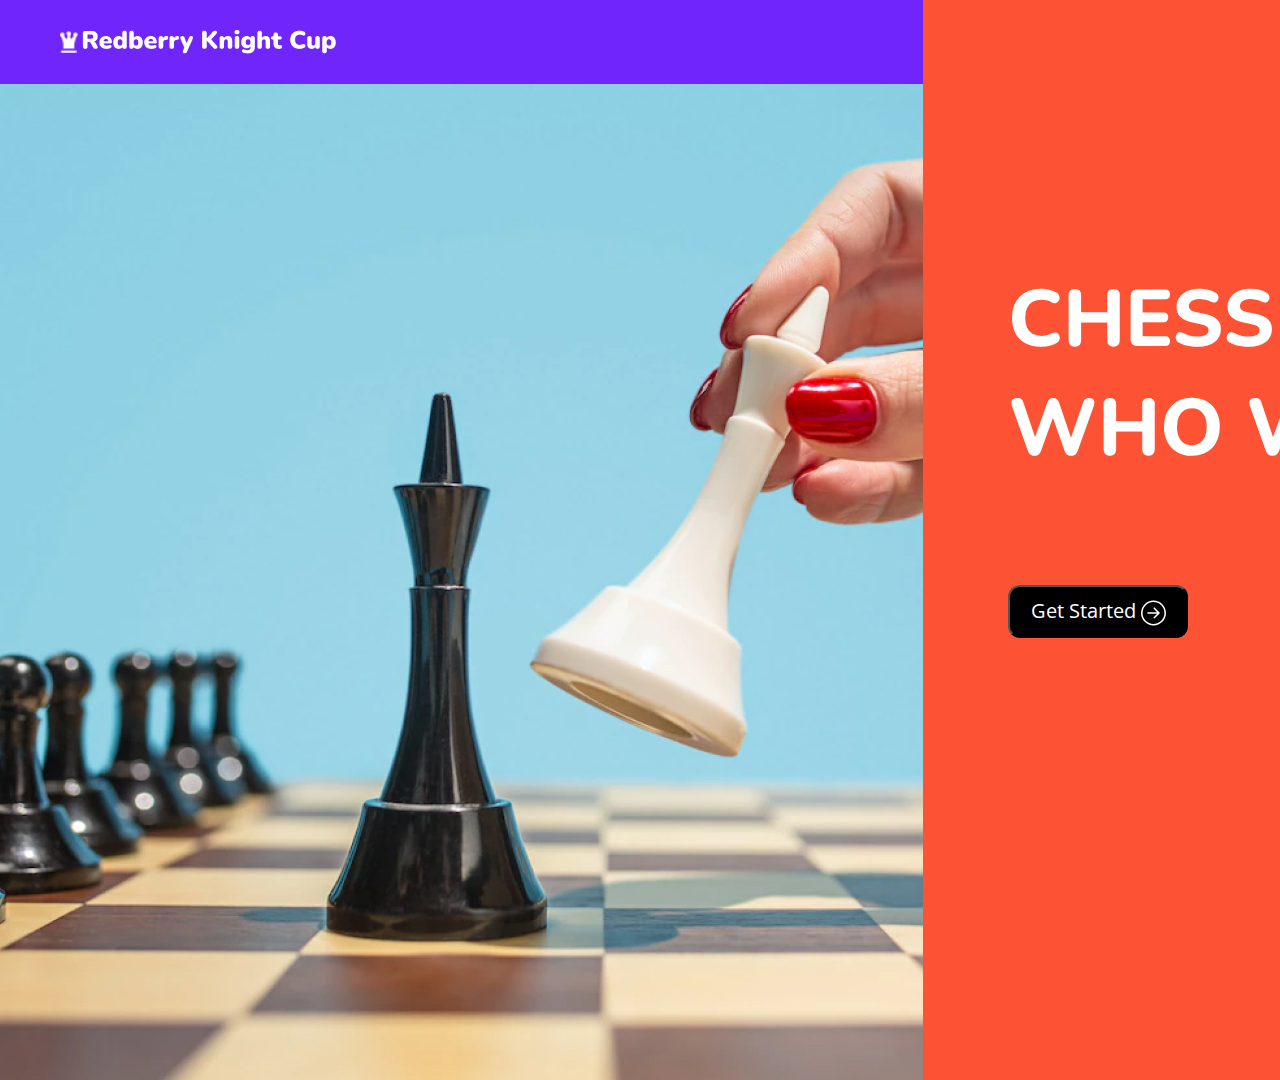
<file: index.html>
<!DOCTYPE html>
<html lang="en">
<head>
    <meta charset="UTF-8">
    <meta http-equiv="X-UA-Compatible" content="IE=edge">
    <meta name="viewport" content="width=device-width, initial-scale=1.0">
    <link rel="stylesheet" href="css/reset.css">
    <link rel="stylesheet" href="css/utilitiesAndJS-Styles.css">
    <link rel="stylesheet" href="css/index.css">
    <link href="https://fonts.googleapis.com/css2?family=Nunito:wght@700&display=swap" rel="stylesheet">
    <link href="https://fonts.googleapis.com/css2?family=Open+Sans&display=swap" rel="stylesheet">
    <title>Laravel / Vue Bootcamp</title>
</head>
<body class="flex">
    <header >
        <div>
            <div class="purpleBlock">
                <img class="crown" src="images/crown.png" alt="crown">
                <img class="crownText" src="images/Redberry Knight Cup.png" alt="text">
            </div>
            <img class="headerPhoto" src="images/indexPagePhoto.jpg" alt="chess">
        </div>
    </header>
    <section>
        <div class="orangeBlock">
            <h1 class="mainText nunito">chess says <span class="littleBlack nunito">a lot about</span><br>who we are</h1>
            <button onclick="location.href ='pages/personalInfo.html'" class="startButton btn openSans">Get Started <img class="arrow" src="images/1Vector.svg" alt="arrow"></button>
        </div>
    </section>
</body>
</html>
</file>
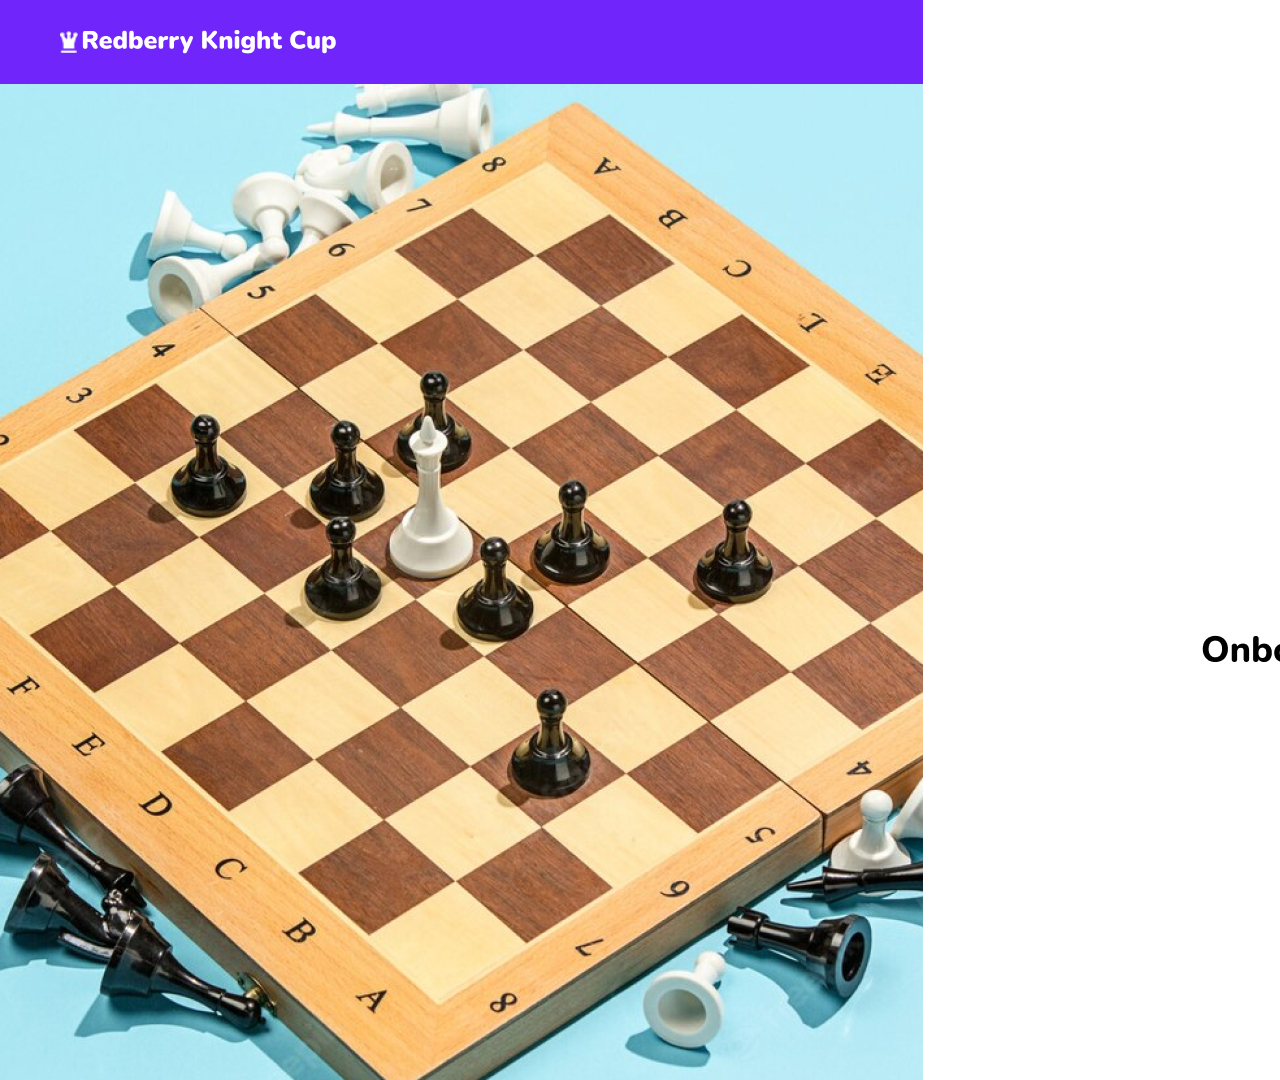
<file: pages/endPage.html>
<!DOCTYPE html>
<html lang="en">
<head>
    <meta charset="UTF-8">
    <meta http-equiv="X-UA-Compatible" content="IE=edge">
    <meta name="viewport" content="width=device-width, initial-scale=1.0">
    <link rel="stylesheet" href="/css/reset.css">
    <link rel="stylesheet" href="/css/index.css">
    <link href="https://fonts.googleapis.com/css2?family=Nunito:wght@700&display=swap" rel="stylesheet">
    <link href="https://fonts.googleapis.com/css2?family=Open+Sans&display=swap" rel="stylesheet">
    <title>Laravel / Vue Bootcamp</title>
</head>
<body class="flex">
    <header >
        <div>
            <div class="purpleBlock">
                <img class="crown" src="/images/Vector.png" alt="crown">
                <img class="crownText" src="/images/Redberry Knight Cup.png" alt="text">
            </div>
            <img class="headerPhoto" src="/images/4.jpg" alt="chess">
        </div>
    </header>
    <section>
        <img class="completed" src="/images/Onboarding completed!.png" alt="completed" style="position: absolute;
        left: 1201px;
        top: 416px;">
    </section>
</body>
</html>
</file>
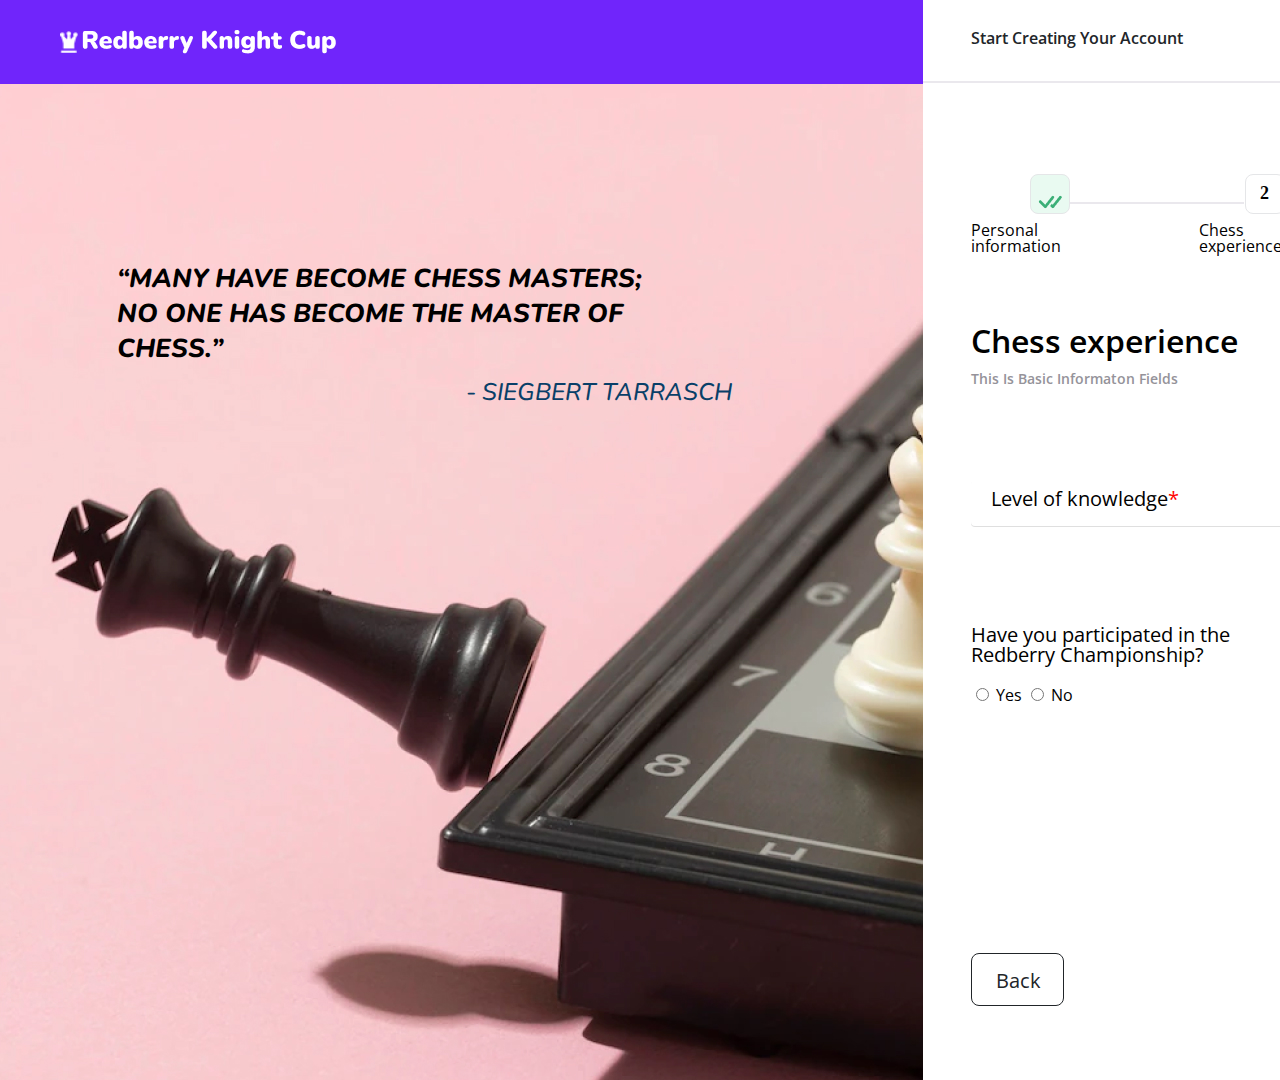
<file: pages/experienceInfo.html>
<!DOCTYPE html>
<html lang="en">
<head>
    <meta charset="UTF-8">
    <meta http-equiv="X-UA-Compatible" content="IE=edge">
    <meta name="viewport" content="width=device-width, initial-scale=1.0">
    <link rel="stylesheet" href="/css/reset.css">
    <link rel="stylesheet" href="/css/twoBlock.css">
    <link rel="stylesheet" href="/css/index.css">
    <link rel="stylesheet" href="/css/experienceForm.css">
    <link rel="stylesheet" href="/css/utilitiesAndJS-Styles.css">
    <link href="https://fonts.googleapis.com/css2?family=Nunito:wght@500;800&family=Open+Sans:wght@400;600&display=swap" rel="stylesheet">
    <title>Laravel / Vue Bootcamp</title>
</head>
<body class="flex">
    <header>
        <div>
            <div class="purpleBlock">
                <img class="crown" src="/images/crown.png" alt="crown">
                <img class="crownText" src="/images/Redberry Knight Cup.png" alt="text">
            </div>
            <img class="headerPhoto" src="/images/experienceFormPhoto.jpg" alt="chess">
            <p class="secondHeaderTextBlack nunito">“Many have become chess masters; 
              <br>  no one has become the master of chess.”</p>
            <p class="headerTextWhite nunito">- Siegbert Tarrasch</p>
        </div>
    </header>
    <section class="flex rightContent">
        <p class="startingP openSans">Start Creating Your Account</p>
        <div class="grayLine"></div>
        <div class="flex twoBlocks">
            <div class="flex column">
                <div class="firstBlock success" id="firstBlock"></div>
                <img id="doubleCheck" class="active" src="/images/DoubleCheck.png" alt="check">
                <p class="firstBlockP openSans">Personal information</p>
            </div>
            <div class="blockLine"></div>
            <div class="flex column">
                <div class="secondBlock">2</div>
                <p class="secondBlockP openSans">Chess experience</p>
            </div>
        </div>
        <h2 class="formH2 openSans">Chess experience</h2>
        <p class="formP openSans">This Is Basic Informaton Fields</p>
        <form class="flex secondForm" id="secondForm" action="submit">
            <div class="flex">
                <div class="selectMenu openSans" id="level">
                    <div class="selectBtn flex openSans">
                        <span class="selectBtnText">Level of knowledge<span class="red">*</span></span>
                        <img class="arrowDown rotate" src="/images/arrow down.png" alt="arrow">
                    </div>
                    <ul class="options openSans">
                        <li class="option">beginner</li>
                        <li class="option">normal</li>
                        <li class="option">professional</li>
                    </ul>
                </div>
                <div class="secondSelectMenu openSans" id="level">
                    <div class="secondSelectBtn flex openSans">
                        <span class="secondSelectBtnText">Choose your character<span class="red">*</span></span>
                        <img class="secondArrowDown rotate" src="/images/arrow down.png" alt="arrow">
                    </div>
                    <ul class="secondOptions openSans">
                        <p class="total openSans"></p>
                    </ul>
                </div>
            </div>
            <div class="radios">
                <p class="openSans radioP">Have you participated in the Redberry Championship?</p>
                <input class="radio" type="radio" name="yes/no" id="yes" required >
                <label  for="yes">Yes</label>
                <input class="radio" type="radio" name="yes/no" id="no" required>
                <label for="no">No</label>
            </div>
            <button id="secondNextBtn" class="nextBtn btn openSans" type="submit" >Next <img class="nextBtnArrow" src="/images/1Vector.svg" alt="arrow"></button>
        </form>
        <button class="backBtn btn openSans" onclick="location.href ='personalInfo.html'">Back</button>
    </section>
<script src="/scripts/experienceForm.js"></script>
</body>
</html>
</file>
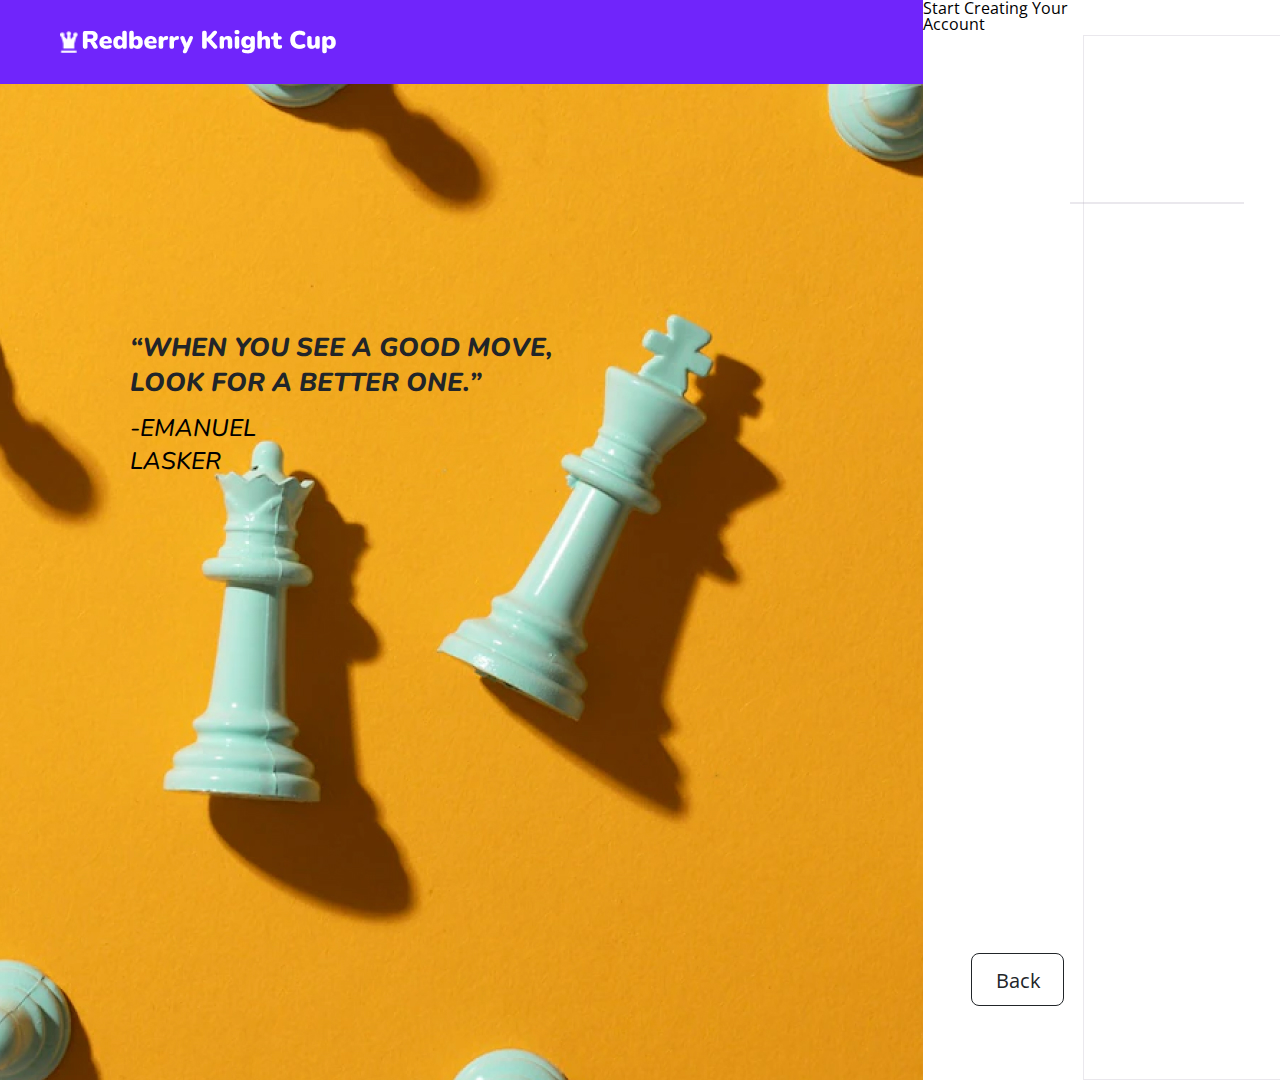
<file: pages/firstForm.html>
<!DOCTYPE html>
<html lang="en">
<head>
    <meta charset="UTF-8">
    <meta http-equiv="X-UA-Compatible" content="IE=edge">
    <meta name="viewport" content="width=device-width, initial-scale=1.0">
    <link rel="stylesheet" href="/css/reset.css">
    <link rel="stylesheet" href="/css/firstForm.css">
    <link rel="stylesheet" href="/css/utilitiesAndJS-Styles.css">
    <link rel="stylesheet" href="/css/index.css">
    <link rel="stylesheet" href="/css/twoBlock.css">
    <link href="https://fonts.googleapis.com/css2?family=Nunito:wght@500;800&family=Open+Sans:wght@400;600&display=swap" rel="stylesheet">
    <title>Laravel / Vue Bootcamp</title>
</head>
<body class="flex">
    <header>
        <div>
            <div class="purpleBlock">
                <img class="crown" src="/images/Vector.png" alt="crown">
                <img class="crownText" src="/images/Redberry Knight Cup.png" alt="text">
            </div>
            <img class="headerPhoto" src="/images/unsplash_27LH_0jXKYI.jpg" alt="chess">
            <p class="headerTextBlack nunito">“When you see a good move, look for a better one.”</p>
            <p class="headerTextWhite nunito">-Emanuel Lasker</p>
        </div>
    </header>
    <section class="flex whiteBlock">
        <p class="firstP openSans">Start Creating Your Account</p>
        <div class="grayLine"></div>
        <div class="flex twoBlocks">
            <div class="flex column">
                <div class="firstBlock" id="firstBlock">1</div>
                <img id="doubleCheck" src="/images/DoubleCheck.png" alt="check">
                <p class="firstBlockP openSans">Personal information</p>
            </div>
            <div class="blockLine"></div>
            <div class="flex column">
                <div class="secondBlock">2</div>
                <p class="secondBlockP openSans">Chess experience</p>
            </div>
        </div>
        <h2 class="formH2 openSans">Personal information</h2>
        <p class="secondP openSans">This Is Basic Informaton Fields</p>
        <div id="alertBox" class="alertBox flex">
            <p class="alertP openSans"><img class="alertImg" src="/images/alert.png" alt="alert">Invalid email <img id="alertX" src="/images/X.png" alt="X"></p>
            <div class="alertLine"></div>
            <p id="alertText" class="openSans">Fill Inputs</p>
        </div>
        <form class="flex firstForm" id="form" action="submit">
            <div>
                <input id="name" class="firstFormInput openSans" placeholder="Name" type="text" >
                <img src="/images/Vector.jpg" alt="check" class="check">
            </div>
            <div>
                <input id="email" class="firstFormInput openSans"  placeholder="Email address" type="text" >
                <img src="/images/Vector.jpg" alt="check" class="check">
            </div>
            <div>
                <input id="phone" class="firstFormInput openSans" placeholder="Phone number" type="tel">
                <img src="/images/Vector.jpg" alt="check" class="check">
            </div>
            <div>
                <input id="date" class="firstFormInput openSans" placeholder="Date of birth" type="text" onfocus="(this.type='date')" >
                <img src="/images/Vector.jpg" alt="check" class="check">
            </div>
            <button id="nextBtn" class="nextBtn btn openSans" type="submit" >next <img class="nextBtnArrow" src="/images/1Vector.svg" alt="arrow"></button>
        </form>
        <button class="backBtn btn openSans" onclick="location.href ='/index.html'">Back</button>
    </section>
<script src="/scripts/firstForm.js"></script>
</body>
</html>
</file>
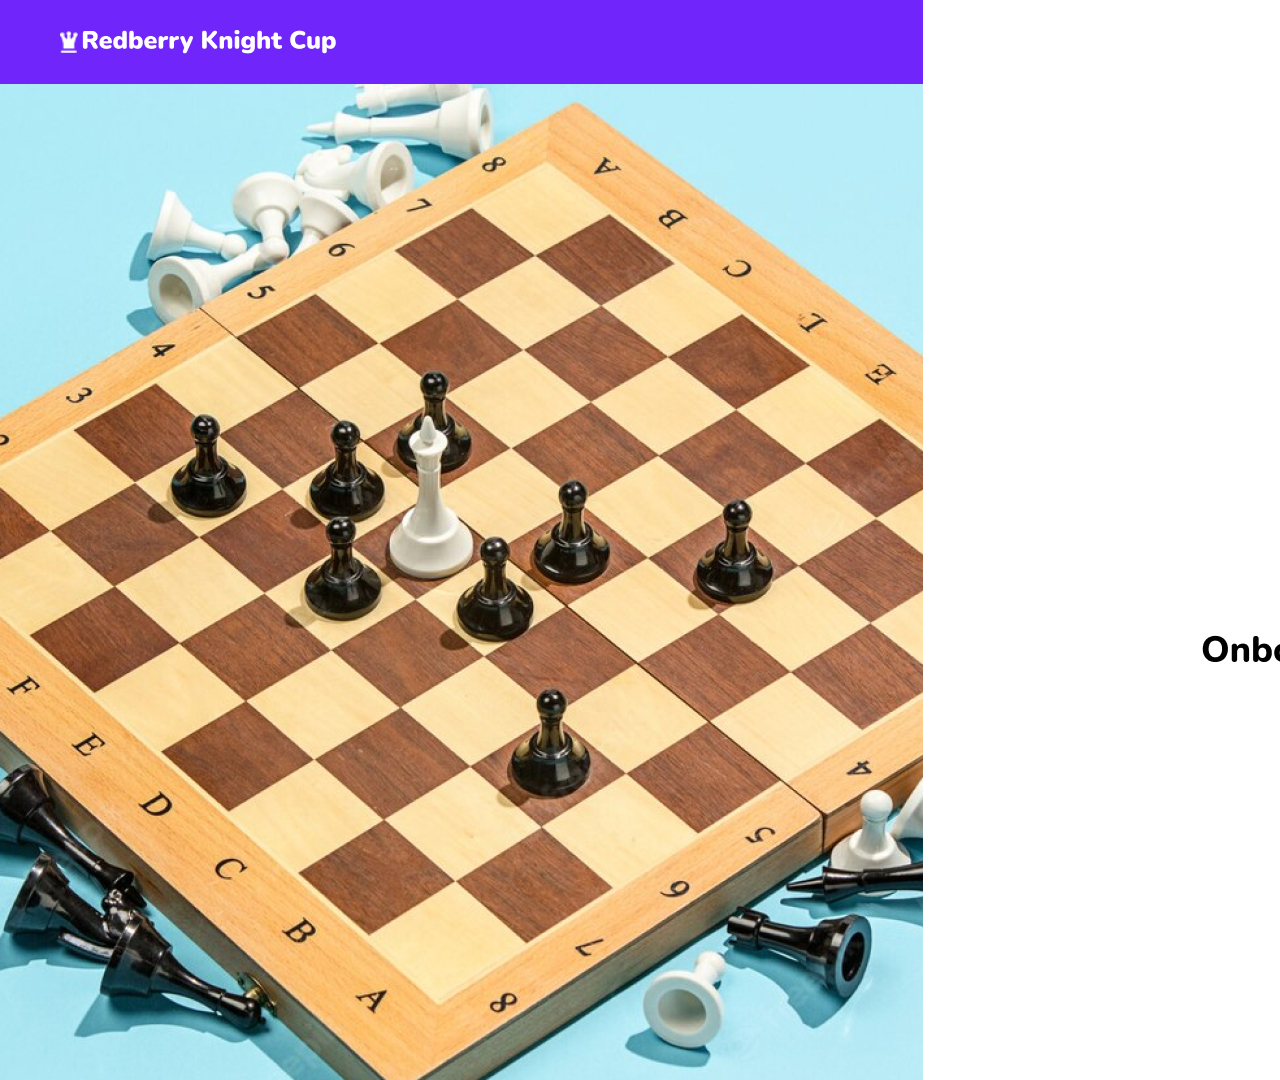
<file: pages/onboardingCompleted.html>
<!DOCTYPE html>
<html lang="en">
<head>
    <meta charset="UTF-8">
    <meta http-equiv="X-UA-Compatible" content="IE=edge">
    <meta name="viewport" content="width=device-width, initial-scale=1.0">
    <link rel="stylesheet" href="/css/reset.css">
    <link rel="stylesheet" href="/css/index.css">
    <link href="https://fonts.googleapis.com/css2?family=Nunito:wght@700&display=swap" rel="stylesheet">
    <link href="https://fonts.googleapis.com/css2?family=Open+Sans&display=swap" rel="stylesheet">
    <title>Laravel / Vue Bootcamp</title>
</head>
<body class="flex">
    <header >
        <div>
            <div class="purpleBlock">
                <img class="crown" src="/images/crown.png" alt="crown">
                <img class="crownText" src="/images/Redberry Knight Cup.png" alt="text">
            </div>
            <img class="headerPhoto" src="/images/onboardingCompletedPhoto.jpg" alt="chess">
        </div>
    </header>
    <section>
        <img class="completed" src="/images/Onboarding completed!.png" alt="completed" style="position: absolute;
        left: 1201px;
        top: 416px;">
    </section>
</body>
</html>
</file>
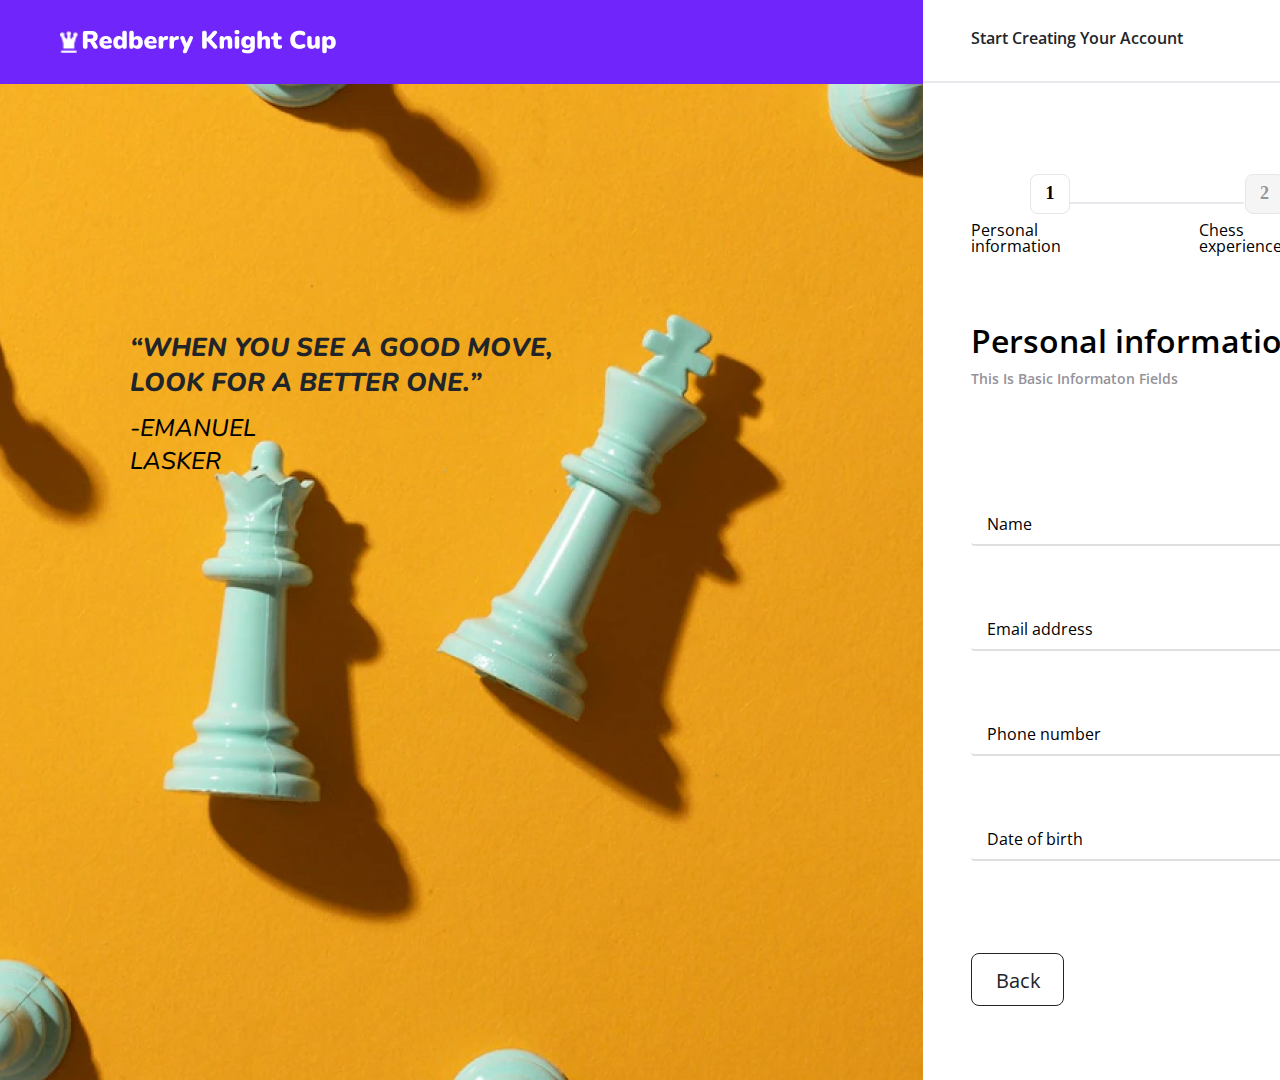
<file: pages/personalInfo.html>
<!DOCTYPE html>
<html lang="en">
<head>
    <meta charset="UTF-8">
    <meta http-equiv="X-UA-Compatible" content="IE=edge">
    <meta name="viewport" content="width=device-width, initial-scale=1.0">
    <link rel="stylesheet" href="/css/reset.css">
    <link rel="stylesheet" href="/css/personalForm.css">
    <link rel="stylesheet" href="/css/utilitiesAndJS-Styles.css">
    <link rel="stylesheet" href="/css/index.css">
    <link rel="stylesheet" href="/css/twoBlock.css">
    <link href="https://fonts.googleapis.com/css2?family=Nunito:wght@500;800&family=Open+Sans:wght@400;600&display=swap" rel="stylesheet">
    <title>Laravel / Vue Bootcamp</title>
</head>
<body class="flex">
    <header>
        <div>
            <div class="purpleBlock">
                <img class="crown" src="/images/crown.png" alt="crown">
                <img class="crownText" src="/images/Redberry Knight Cup.png" alt="text">
            </div>
            <img class="headerPhoto" src="/images/personalFormPhoto.jpg" alt="chess">
            <p class="headerTextBlack nunito">“When you see a good move, look for a better one.”</p>
            <p class="headerTextWhite nunito">-Emanuel Lasker</p>
        </div>
    </header>
    <section class="flex rightContent">
        <p class="startingP openSans">Start Creating Your Account</p>
        <div class="grayLine"></div>
        <div class="flex twoBlocks">
            <div class="flex column">
                <div class="firstBlock" id="firstBlock">1</div>
                <img id="doubleCheck" src="/images/DoubleCheck.png" alt="check">
                <p class="firstBlockP openSans">Personal information</p>
            </div>
            <div class="blockLine"></div>
            <div class="flex column">
                <div class="secondBlock">2</div>
                <p class="secondBlockP openSans">Chess experience</p>
            </div>
        </div>
        <h2 class="formH2 openSans">Personal information</h2>
        <p class="formP openSans">This Is Basic Informaton Fields</p>
        <div id="alertBox" class="alertBox flex">
            <p class="alertP openSans"><img class="alertImg" src="/images/alert.png" alt="alert">Invalid email <img id="alertX" src="/images/X.png" alt="X"></p>
            <div class="alertLine"></div>
            <p id="alertText" class="openSans">Fill Inputs</p>
        </div>
        <form class="flex firstForm" id="form" action="submit">
            <div>
                <input id="name" class="firstFormInput openSans" placeholder="Name" type="text" >
                <img src="/images/check.jpg" alt="check" class="check">
            </div>
            <div>
                <input id="email" class="firstFormInput openSans"  placeholder="Email address" type="text" >
                <img src="/images/check.jpg" alt="check" class="check">
            </div>
            <div>
                <input id="phone" class="firstFormInput openSans" placeholder="Phone number" type="tel">
                <img src="/images/check.jpg" alt="check" class="check">
            </div>
            <div>
                <input id="date" class="firstFormInput openSans" placeholder="Date of birth" type="text" onfocus="(this.type='date')" >
                <img src="/images/check.jpg" alt="check" class="check">
            </div>
            <button id="nextBtn" class="nextBtn btn openSans" type="submit" >Next <img class="nextBtnArrow" src="/images/1Vector.svg" alt="arrow"></button>
        </form>
        <button class="backBtn btn openSans" onclick="location.href ='/index.html'">Back</button>
    </section>
<script src="/scripts/personalForm.js"></script>
</body>
</html>
</file>
<file: css/utilitiesAndJS-Styles.css>
/* utilities */
.flex {
    display: flex;
}
.openSans{
    font-family: 'Open Sans';
}
.nunito{
    font-family: 'Nunito';
}
.btn:hover{
    transform: scale(0.98);
}
.btn{
    cursor: pointer;
    vertical-align: middle;
    height: 53px;
    font-weight: 400;
    font-size: 20px;
}
.backBtn{
    position: absolute;
    left: 971px;
    top: 953px;
    font-weight: 400;
    color: #212529;
    background-color: white;    
    border-radius: 12px;
    padding: 13px 24px;
    width: 93px;
    border: 1px solid #212529;
    border-radius: 8px;
}
.nextBtn{
    position: absolute;
    left: 1618px;
    top: 953px;
    padding: 10px 24px 19px 24px;
    width: 128px;
    background: #212529;
    border-radius: 8px;
    color: white;
    font-weight: 400;
}
.nextBtnArrow{
    vertical-align: middle;
}
.red{
    color: red;
}
/* JS classes */
.active{
    display: inline-block !important;
}
.firstFormInput.error{
    background: rgba(255, 136, 136, 0.5);
}
.firstFormInput.error::placeholder{
    color: #DC3545;
}
.firstBlock.success,
.secondBlock.success{
    background-color: #E9FAF1;
}

.rotate{
    transform: rotate(0deg);
    transition: transform 0.4s ease;
}
.rotate2{
    transform: rotate(180deg);
    transition: transform 0.4s ease;
}
</file>
<file: css/index.css>
/* index page styles */
.purpleBlock{
    background: #7025FB;
    padding: 30px 30px 30px 60px;
    width: 923px;
    height: 84px;
}
.crown{
    width: 18px;
    vertical-align: middle;
}
.crownText{
    vertical-align: middle;
}
.orangeBlock{
    background: #FD5334;
    height: 100%;
    width: 997px;
    border-radius: 0px;
}
.mainText{
    color: white;
    font-weight: 800;
    font-size: 80px;
    line-height: 109px;
    text-transform: uppercase;
    padding-top: 265px;
    margin-left: 85px;
}    
.littleBlack{
    color: black;
    text-transform: uppercase;
    font-size: 20px;
    line-height: 109px;
    vertical-align: top;
}
.headerPhoto{
    height: 996px;
    width: 923px;
    object-fit: cover;
    vertical-align:top;
}
.startButton{
    background-color: black;
    border-radius: 12px;
    width: 180px;
    color: white;
    margin: 102px 0 0 85px ;
}
.arrow{
    width: 25px;
    vertical-align: middle;
}
</file>
<file: css/twoBlock.css>
/* two block */
.rightContent{
    flex-direction: column;
}
.startingP{
    margin: 30px 0 0 48px;
    width: 215px;
    font-weight: 600;
    font-size: 16px;
    color: #212529;
}
.grayLine{
    margin-top: 35px;
    width: 997px;
    border: 1px solid rgba(185, 180, 196, 0.3);
}
.twoBlocks{
    margin: 98px 0 0 48px;
    width: 366px;
    height: 65px;
    align-items: center;
}
.column{
    flex-direction: column;
    justify-content: center;
    align-items: center;
}
.column:last-child{
    margin-left: 70px;
}
.firstBlock{
    width: 40px;
    height: 40px;
    background: #FFFFFF;
    border: 1px solid #E5E6E8;
    border-radius: 8px;
    text-align: center;
    padding-top: 9px;
    font-weight: 700;
    font-size: 18px;
}
#doubleCheck{
    position: absolute;
    top: 195px;
    display: none;
}
.firstBlockP{
    width: 158px;
    font-weight: 400;
    font-size: 16px;
    margin-top: 8px;
}
.blockLine{
    width: 174px;
    border: 1px solid rgba(185, 180, 196, 0.3);
    position: absolute;
    top: 202px;
    left: 1070px;
}
.secondBlock{
    width: 40px;
    height: 40px;
    background: #F5F5F5;
    border: 1px solid #E5E6E8;
    border-radius: 8px;
    text-align: center;
    padding-top: 9px;
    font-weight: 700;
    font-size: 18px;
    color: #95939A;
}
.secondBlockP{
    width: 131px;
    font-weight: 400;
    font-size: 16px;
    margin-top: 8px;
}
.formH2{
    margin: 79px 0 0 48px;
    font-weight: 600;
    font-size: 32px;
}

.formP{
    margin: 15px 0 0 48px;
    font-weight: 600;
    font-size: 14px;
    color: #95939A;
}
</file>
<file: css/experienceForm.css>
/* experienceInfo page styles */
.secondBlock{
    background-color: white;
    color: black;
}
.secondHeaderTextBlack{
    position: absolute;
    width: 615px;
    height: 83px;
    left: 117px;
    top: 261px; 
    font-style: italic;
    font-weight: 800;
    font-size: 26px;
    line-height: 35px;
    text-transform: uppercase;
}
.headerTextWhite{
    position: absolute;
    width: 266px;
    height: 33px;
    left: 466px;
    top: 376px;
    font-style: italic;
    font-weight: 500;
    font-size: 24px;
    line-height: 33px;
    text-transform: uppercase;
    color: #093F68;
}
/* second Form styles */
.secondForm{
    margin: 85px 0 0 48px;
    flex-direction: column;
}
.secondFormInput:focus{
    outline: none;
    
}
.radios{
    margin-top: 88px;
    position: absolute;
    top: 537px;
}
label{
    font-family: 'Open Sans';
}
.radioP{
    font-weight: 400;
    font-size: 20px;
    margin-bottom: 20px;
}
.options, .selectBtn{
    font-weight: 400;
    font-size: 20px;
    width: 200px;    background: #FFFFFF;
    border: 1px solid rgba(185, 180, 196, 0.3);
    box-shadow: 0px 2px 4px rgba(0, 0, 0, 0.1);
    border-radius: 4px;
    margin: 10px 0;
    cursor: pointer;
    z-index: 100;
    position: relative;
}
.selectBtn{
    padding: 8px 20px;
    width: 392px;
    height: 46px;
    border: none;
    box-shadow: inset 0px -1px 0px rgba(0, 0, 0, 0.125);
    border-radius: 4px;
    justify-content: space-between;
}
.option{
    padding: 12px 20px;
    margin: 10px 0;
}
.options{
    width: 392px;
    height: 179px;
    display: none;
}
.arrowDown{
    position: relative;
    top: 12px;
    height: 8px;
    width: 14px;
}
.option:hover,
.secondOption:hover{
    background-color:#F7F7F9;
    ;
    font-weight: 600;

}
.secondOptions, .secondSelectBtn{
    font-weight: 400;
    font-size: 20px;
    width: 200px;    background: #FFFFFF;
    border: 1px solid rgba(185, 180, 196, 0.3);
    box-shadow: 0px 2px 4px rgba(0, 0, 0, 0.1);
    border-radius: 4px;
    margin: 5px 0 0 25px;
    cursor: pointer;
    z-index: 100;
    position: relative;
}
.secondSelectBtn{
    margin: 10px 0 0 25px;
    padding: 8px 20px;
    width: 392px;
    height: 46px;
    border: none;
    box-shadow: inset 0px -1px 0px rgba(0, 0, 0, 0.125);
    border-radius: 4px;
    justify-content: space-between;
}
.secondOption{
    padding: 9px 40px;
    vertical-align: middle;
    justify-content: space-between;
    align-items: center;
    font-size: 20px;
}
.total{
    margin-top: 5px;
    padding: 9px 40px;
    vertical-align: middle;
    justify-content: space-between;
    align-items: center;
    color: #817D7D;
    font-weight: 600;
    font-size: 16px;
}
.masterPhoto{
    vertical-align: middle;
    position: relative;
    left: 20px;
    width: 100px;
    height: 72px;
    object-fit: cover;
    object-position: 60% 40%;
    border-radius: 5px;
}
.secondOptions{
    width: 392px;
    height: 415px;
    display: none;
}
.secondArrowDown{
    position: relative;
    top: 12px;
    height: 8px;
    width: 14px;
}
</file>
<file: css/firstForm.css>
/* Firstform page styles */

.headerTextBlack{
    position: absolute;
    width: 423px;
    height: 83px;
    left: 130px;
    top: 330px;
    font-style: italic;
    font-weight: 800;
    font-size: 26px;
    line-height: 35px;
    text-transform: uppercase;
    color: #212529;
}
.headerTextWhite{
    position: absolute;
    width: 222px;
    height: 33px;
    left: 130px;
    top: 412px;
    font-style: italic;
    font-weight: 500;
    font-size: 24px;
    line-height: 33px;
    text-transform: uppercase;
}
.alertBox{
    background: rgba(255, 255, 255, 0.85);
    border: 1px solid rgba(0, 0, 0, 0.1);
    box-shadow: 0px 8px 16px rgba(0, 0, 0, 0.15);
    border-radius: 4px;
    position: absolute;
    width: 350px;
    height: 87px;
    left: 1531px;
    top: 226px;
    padding: 10px 12px;
    flex-direction: column;
    display: none !important;
}
.alertP{
    vertical-align: middle;
    color: #DC3545;
    font-weight: 600;
    font-size: 14px;
}
.alertImg{
    vertical-align: middle;
    width: 20px;
    margin-right: 10px;
}
#alertX{
    margin-left: 190px;
    cursor: pointer;
}
.alertLine{
    width: 350px;
    height: 0px;
    border: 1px solid #B9B4C34D;
    position: relative;
    right: 13px;
    top: 7px;
}
#alertText{
    font-size: 16px;
    font-weight: 400;
    margin-top: 18px;
}

/* Form styles */
.firstForm{
    margin: 85px 0 0 48px;
    flex-direction: column;
}
::placeholder{
    color: black;
    font-size: 16px;
    position: relative;    
}
::placeholder::after{
    content: '*';
    color: red;
}
.firstFormInput{
    margin: 30px 0;
    border: 0;
    border-bottom:2px solid rgba(0, 0, 0, 0.125) ;
    border-radius: 4px;
    width: 775px;
    padding: 8px 16px;
    font-size: 20px;
}
.firstFormInput:last-child{
    padding: 7px 0 7px 16px;
}
.firstFormInput:focus{
    outline: none;
    
}
.firstFormInput:-webkit-autofill,
input:-webkit-autofill:hover, 
input:-webkit-autofill:focus, 
input:-webkit-autofill:active  {
    -webkit-box-shadow: 0 0 0 30px white inset !important;
}
.check{
    width: 22px;
    position: relative;
    right: 40px;
    top: 2px;
    display: none;
    z-index: 100;
}
</file>
<file: css/personalForm.css>
/* personalInfo page styles */
.headerTextBlack{
    position: absolute;
    width: 423px;
    height: 83px;
    left: 130px;
    top: 330px;
    font-style: italic;
    font-weight: 800;
    font-size: 26px;
    line-height: 35px;
    text-transform: uppercase;
    color: #212529;
}
.headerTextWhite{
    position: absolute;
    width: 222px;
    height: 33px;
    left: 130px;
    top: 412px;
    font-style: italic;
    font-weight: 500;
    font-size: 24px;
    line-height: 33px;
    text-transform: uppercase;
}
.alertBox{
    background: rgba(255, 255, 255, 0.85);
    border: 1px solid rgba(0, 0, 0, 0.1);
    box-shadow: 0px 8px 16px rgba(0, 0, 0, 0.15);
    border-radius: 4px;
    position: absolute;
    width: 350px;
    height: 87px;
    left: 1531px;
    top: 226px;
    padding: 10px 12px;
    flex-direction: column;
    display: none !important;
}
.alertP{
    vertical-align: middle;
    color: #DC3545;
    font-weight: 600;
    font-size: 14px;
}
.alertImg{
    vertical-align: middle;
    width: 20px;
    margin-right: 10px;
}
#alertX{
    margin-left: 190px;
    cursor: pointer;
}
.alertLine{
    width: 350px;
    height: 0px;
    border: 1px solid #B9B4C34D;
    position: relative;
    right: 13px;
    top: 7px;
}
#alertText{
    font-size: 16px;
    font-weight: 400;
    margin-top: 18px;
}

/* Form styles */
.firstForm{
    margin: 85px 0 0 48px;
    flex-direction: column;
}
::placeholder{
    color: black;
    font-size: 16px;
    position: relative;    
}
::placeholder::after{
    content: '*';
    color: red;
}
.firstFormInput{
    margin: 30px 0;
    border: 0;
    border-bottom:2px solid rgba(0, 0, 0, 0.125) ;
    border-radius: 4px;
    width: 775px;
    padding: 8px 16px;
    font-size: 20px;
}
.firstFormInput:last-child{
    padding: 7px 0 7px 16px;
}
.firstFormInput:focus{
    outline: none;
    
}
.firstFormInput:-webkit-autofill,
input:-webkit-autofill:hover, 
input:-webkit-autofill:focus, 
input:-webkit-autofill:active  {
    box-shadow: 0 0 0 30px white inset !important;
}
.check{
    width: 22px;
    position: relative;
    right: 40px;
    top: 2px;
    display: none;
    z-index: 100;
}
</file>
